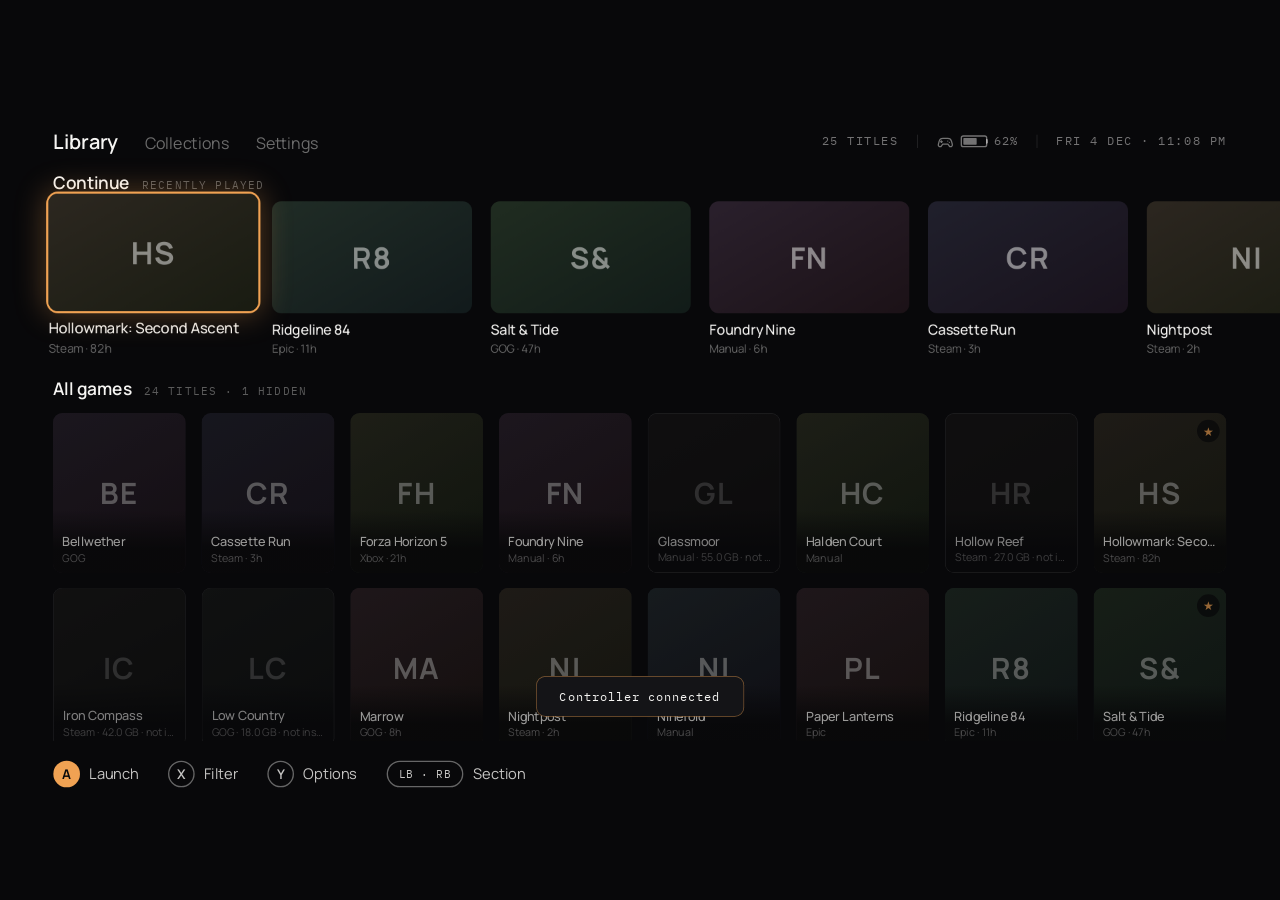
<file: CouchLauncher/ui/index.html>
<!DOCTYPE html>
<html>
<head>
<meta charset="utf-8">
<meta name="viewport" content="width=device-width, initial-scale=1">
<title>Couch Launcher</title>
<link rel="preconnect" href="https://fonts.googleapis.com">
<link rel="preconnect" href="https://fonts.gstatic.com" crossorigin>
<link href="https://fonts.googleapis.com/css2?family=Manrope:wght@300;400;500;600;700&family=IBM+Plex+Mono:wght@400;500&display=swap" rel="stylesheet">
<link rel="stylesheet" href="app.css">
</head>
<body>

<div id="backdrop">
  <div class="bd" id="bdA"></div>
  <div class="bd" id="bdB"></div>
</div>

<!-- Still of the desktop or the game, captured by the host just before an overlay menu opens.
     The window is opaque, so this is what "you can see what is behind the menu" is made of. -->
<div id="overlayShot"></div>

<div id="stage">

  <!-- ============ LIBRARY ============ -->
  <div class="screen" id="screen-library">
    <header class="topbar">
      <div class="topbar-left" data-tabbar="library"></div>
      <div class="topbar-right mono">
        <span id="scanStatus"></span>
        <span id="titleCount">0 TITLES</span>
        <span class="vsep"></span>
        <span id="padBattery" class="pad-status"></span>
        <span class="vsep"></span>
        <span class="clock">—</span>
      </div>
    </header>

    <div class="lib-body">
      <section class="lib-section playing-section" id="playingSection" style="display:none">
        <div class="section-head">
          <div class="section-title">Playing</div>
          <div class="section-label mono">RUNNING NOW</div>
        </div>
        <div class="playing-card" id="playingCard">
          <div class="playing-art" id="playingArt"></div>
          <div class="playing-info">
            <div class="playing-name" id="playingName">—</div>
            <div class="playing-meta mono" id="playingMeta"></div>
            <div class="playing-hint"><span class="btn-badge btn-a">A</span><span>Resume</span><span class="btn-badge">Y</span><span>Options</span></div>
          </div>
        </div>
      </section>

      <section class="lib-section" id="continueSection">
        <div class="section-head">
          <div class="section-title">Continue</div>
          <div class="section-label mono">RECENTLY PLAYED</div>
        </div>
        <div class="continue-row" id="continueRow"></div>
      </section>

      <section class="lib-section lib-grid-section">
        <div class="section-head">
          <div class="section-title">All games</div>
          <div class="section-label mono" id="gridLabel">0 TITLES</div>
        </div>
        <div class="grid-scroll" id="gridScroll"></div>
      </section>
    </div>

    <footer class="legend">
      <div class="legend-item"><div class="btn-badge btn-a">A</div><span>Launch</span></div>
      <div class="legend-item"><div class="btn-badge">X</div><span>Filter</span></div>
      <div class="legend-item"><div class="btn-badge">Y</div><span>Options</span></div>
      <div class="legend-item"><div class="btn-pill mono">LB · RB</div><span>Section</span></div>
    </footer>
  </div>

  <!-- ============ COLLECTIONS ============ -->
  <div class="screen" id="screen-collections">
    <header class="topbar">
      <div class="topbar-left" data-tabbar="collections"></div>
      <div class="topbar-right mono">
        <span id="collCrumb"></span>
        <span class="vsep"></span>
        <span class="clock">—</span>
      </div>
    </header>

    <div class="coll-body">
      <div class="coll-list" id="collList"></div>
      <div class="coll-grid-wrap" id="collGridWrap">
        <div class="section-head">
          <div class="section-title" id="collGridTitle">Collection</div>
          <div class="section-label mono" id="collGridLabel"></div>
        </div>
        <div class="grid-scroll" id="collGridScroll"></div>
      </div>
    </div>

    <footer class="legend" id="legend-collections"></footer>
  </div>

  <!-- ============ DETAIL ============ -->
  <div class="screen" id="screen-detail">
    <div class="detail-art" id="detailArt"></div>
    <div class="detail-shade-x"></div>
    <div class="detail-shade-y"></div>

    <div class="detail-content">
      <div class="crumb mono"><span>LIBRARY</span><span>/</span><span class="crumb-here" id="detailCrumb">STEAM</span></div>

      <div class="detail-main">
        <div class="detail-titleblock">
          <h1><span id="detailFav" class="fav-star" style="display:none">★</span><span id="detailTitle">—</span></h1>
          <p id="detailDesc">—</p>
        </div>

        <div class="detail-stats">
          <div class="stat"><div class="stat-label mono">PLAYTIME</div><div class="stat-value" id="statPlaytime">—</div></div>
          <div class="stat"><div class="stat-label mono">LAST PLAYED</div><div class="stat-value" id="statLastPlayed">—</div></div>
          <div class="stat"><div class="stat-label mono">SESSIONS</div><div class="stat-value" id="statSessions">—</div></div>
          <div class="stat"><div class="stat-label mono">INSTALLED</div><div class="stat-value" id="statSize">—</div></div>
        </div>

        <div class="detail-actions" id="detailActions">
          <div class="pill-btn pill-primary" data-act="play">
            <div class="pill-a-badge">A</div>
            <span id="playLabel">Play</span>
          </div>
          <div class="pill-btn pill-secondary" data-act="collect">Add to Collection</div>
          <div class="pill-btn pill-secondary" data-act="manage">Manage</div>
        </div>
      </div>

      <footer class="legend">
        <div class="legend-item"><div class="btn-badge btn-a">A</div><span>Select</span></div>
        <div class="legend-item"><div class="btn-badge">B</div><span>Back</span></div>
        <div class="legend-item"><div class="btn-badge">X</div><span id="favLegend">Favorite</span></div>
      </footer>
    </div>
  </div>

  <!-- ============ SETTINGS ============ -->
  <div class="screen" id="screen-settings">
    <header class="topbar">
      <div class="topbar-left" data-tabbar="settings"></div>
      <div class="topbar-right mono">
        <span class="clock">—</span>
      </div>
    </header>

    <div class="settings-scroll" id="settingsScroll"></div>

    <footer class="legend">
      <div class="legend-item"><div class="btn-badge btn-a">A</div><span>Select</span></div>
      <div class="legend-item"><div class="btn-badge">B</div><span>Back</span></div>
      <div class="legend-item"><div class="dpad-badge mono">◂ ▸</div><span>Adjust</span></div>
      <div class="legend-item"><div class="btn-pill mono">LB · RB</div><span>Section</span></div>
    </footer>
  </div>

  <!-- ============ FILTER & SORT ============ -->
  <div class="overlay" id="overlay-filter">
    <div class="quick-card filter-card">
      <div class="quick-title mono" id="filterTitle">FILTER &amp; SORT</div>
      <div class="ov-scroll" id="filterList"></div>
      <div class="ov-foot" id="filterFoot"></div>
    </div>
  </div>

  <!-- ============ GAME CONTEXT MENU ============ -->
  <div class="overlay" id="overlay-gamemenu">
    <div class="quick-card menu-card">
      <div class="quick-title mono" id="gameMenuTitle">GAME</div>
      <div class="ov-scroll" id="gameMenuList"></div>
      <div class="ov-foot" id="gameMenuFoot"></div>
    </div>
  </div>

  <!-- ============ ADD TO COLLECTION ============ -->
  <div class="overlay" id="overlay-collect">
    <div class="quick-card menu-card">
      <div class="quick-title mono">ADD TO COLLECTION</div>
      <div class="ov-scroll" id="collectList"></div>
      <div class="ov-foot" id="collectFoot"></div>
    </div>
  </div>

  <!-- ============ MANAGE ============ -->
  <div class="overlay" id="overlay-manage">
    <div class="quick-card menu-card">
      <div class="quick-title mono">MANAGE</div>
      <div class="ov-scroll" id="manageList"></div>
      <div class="ov-foot" id="manageFoot"></div>
    </div>
  </div>

  <!-- ============ CONFIRM ============ -->
  <div class="overlay" id="overlay-confirm">
    <div class="quick-card menu-card">
      <div class="quick-title mono" id="confirmTitle">ARE YOU SURE?</div>
      <div class="ov-scroll" id="confirmList"></div>
      <div class="ov-foot" id="confirmFoot"></div>
    </div>
  </div>

  <!-- ============ POWER WHEEL ============ -->
  <div class="overlay" id="overlay-radial">
    <div class="radial-wrap">
      <div class="radial-title mono">POWER WHEEL</div>
      <div class="radial" id="radialRing"></div>
      <div class="radial-center">
        <div class="radial-sel" id="radialSelName">—</div>
        <div class="radial-desc" id="radialDesc"></div>
        <div class="radial-target mono" id="radialTarget"></div>
      </div>
      <div class="ov-foot radial-foot" id="radialFoot"></div>
    </div>
  </div>

  <!-- ============ RADIAL SUBMENU ============ -->
  <div class="overlay" id="overlay-radialsub">
    <div class="quick-card menu-card">
      <div class="quick-title mono" id="radialSubTitle">MENU</div>
      <div class="ov-scroll" id="radialSubList"></div>
      <div class="ov-foot" id="radialSubFoot"></div>
    </div>
  </div>

  <!-- ============ IN-GAME MENU ============
       A console-style bar along the bottom rather than a centred card, so as much of the
       paused game as possible stays visible above it. -->
  <div class="overlay" id="overlay-ingame">
    <div class="ingame-bar">
      <div class="ingame-head">
        <div class="ingame-title" id="ingameTitle">PLAYING</div>
        <div class="ingame-desc" id="ingameDesc"></div>
      </div>
      <div class="ingame-row" id="ingameList"></div>
      <div class="ov-foot ingame-foot" id="ingameFoot"></div>
    </div>
  </div>

  <!-- ============ TEXT INPUT ============ -->
  <div class="overlay" id="overlay-input">
    <div class="quick-card">
      <div class="quick-title mono" id="inputTitle">NAME</div>
      <input id="inputField" class="text-input" type="text" autocomplete="off" spellcheck="false">
      <div class="guide-foot mono input-hint">ENTER CONFIRM · ESC CANCEL</div>
    </div>
  </div>

  <!-- ============ COUCH SETUP GUIDE ============ -->
  <div class="overlay" id="overlay-guide">
    <div class="guide-card">
      <div class="quick-title mono">COUCH SETUP GUIDE</div>
      <div class="guide-body" id="guideBody"></div>
      <div class="guide-foot"><div class="btn-badge">B</div><span>Close</span></div>
    </div>
  </div>

  <div id="toast" class="mono"></div>
</div>

<script src="app.js"></script>
<script src="radial.js"></script>
</body>
</html>
</file>
<file: CouchLauncher/ui/app.css>
/* Couch Launcher — visual language from the imported design (Couch Launcher.dc.html)
   Base #08080A · Surface #141417 · Card #101012 · Text #F6F5F3 · Accent #F0A253
   Manrope + IBM Plex Mono. Focus: 180ms cubic-bezier(0.2,0.9,0.2,1), scale 1.05,
   3px accent ring + 44px glow. Backdrop: focused art, blur 64px @ 22%, 240ms crossfade. */

* { box-sizing: border-box; user-select: none; -webkit-user-drag: none; }

html, body {
  margin: 0; padding: 0; width: 100%; height: 100%;
  background: #08080A; color: #F6F5F3; overflow: hidden;
  font-family: Manrope, "Segoe UI", system-ui, sans-serif;
  cursor: default;
}

.mono { font-family: "IBM Plex Mono", Consolas, monospace; }

@keyframes focusPulse {
  0%, 100% { box-shadow: 0 0 0 3px rgba(240,162,83,0.95), 0 0 44px 6px rgba(240,162,83,0.28); }
  50% { box-shadow: 0 0 0 3px rgba(240,162,83,0.75), 0 0 64px 12px rgba(240,162,83,0.40); }
}

/* ---- fixed 1920x1080 stage, scaled to the window ---- */
#stage {
  position: absolute; left: 50%; top: 50%;
  width: 1920px; height: 1080px;
  transform-origin: center center;
}

/* ---- backdrop (focused title art, blurred) ---- */
#backdrop { position: fixed; inset: 0; overflow: hidden; background: #08080A; }
.bd {
  position: absolute; inset: -80px;
  background-size: cover; background-position: center;
  filter: blur(64px); opacity: 0;
  transition: opacity 240ms linear;
}
.bd.visible { opacity: 0.22; }
.bd.detail-mode { filter: none; inset: 0; }
.bd.detail-mode.visible { opacity: 1; }

/* ---- screens ---- */
.screen { position: absolute; inset: 0; display: none; flex-direction: column; }
.screen.active { display: flex; }

/* ---- top bar ---- */
.topbar {
  display: flex; align-items: center; justify-content: space-between;
  padding: 56px 80px 0; flex: 0 0 auto;
}
.topbar-left { display: flex; align-items: baseline; gap: 40px; }
.tab { font-size: 24px; color: rgba(246,245,243,0.42); transition: color 180ms linear, font-size 180ms linear; }
.tab.tab-active { font-size: 30px; font-weight: 600; letter-spacing: -0.01em; color: #F6F5F3; }
.tab.focused { color: #F0A253; }
.topbar-right {
  display: flex; align-items: center; gap: 28px;
  font-size: 18px; letter-spacing: 0.1em; color: rgba(246,245,243,0.45);
}
.vsep { width: 1px; height: 20px; background: rgba(255,255,255,0.15); }
/* An empty flex item still gets a gap on each side, so the idle scan slot was opening a 56px
   hole between the battery and the title count while every other pair sat at 28px -- which is
   what made the controller readout look detached from the rest of the bar. */
#scanStatus:empty, .pad-status:empty { display: none; }
/* ---- controller + battery readout in the top bar ----
   It sits among the title count and the clock, so it has to carry the same visual weight as
   they do. Those are rgba(246,245,243,0.45); the alphas below are the ones that land the red
   and the accent at the same perceived brightness on this background, rather than the same
   number -- a saturated colour at 0.45 reads far dimmer than white at 0.45, and at full
   strength the low-battery red was shouting over everything else in the bar. */
.pad-status { display: flex; align-items: center; gap: 10px; }   /* colour inherited from .topbar-right */
/* inherit, so the pad, the bar and the number all shift together rather than the icon
   staying grey next to a coloured bar */
.pad-status .ov-icon { width: 26px; height: 26px; flex: 0 0 auto; color: inherit; }
.pad-status.off { color: rgba(246,245,243,0.32); }       /* nothing connected: quieter still */
.pad-status.low { color: rgba(233,122,108,0.78); }
.pad-status.charging { color: rgba(240,162,83,0.65); }
.batt {
  position: relative; width: 40px; height: 18px; border-radius: 4px;
  border: 2px solid currentColor; padding: 2px;
}
/* the nub on the positive end, so the shape reads as a battery and not a progress bar */
.batt::after {
  content: ""; position: absolute; left: 100%; top: 50%; transform: translateY(-50%);
  width: 3px; height: 7px; border-radius: 0 2px 2px 0; background: currentColor;
}
.batt-fill {
  display: block; height: 100%; border-radius: 1px; background: currentColor;
  transition: width 300ms linear;
}
/* No min-width: reserving room for "100%" left trailing space after a short number, widening
   the gap to the next item. The readout is the leftmost thing in a right-anchored row, so a
   changing width only nudges its own left edge -- nothing else moves. */
.batt-pct { font-size: 18px; letter-spacing: 0.06em; }
#scanStatus { color: #F0A253; }

/* ---- library body ---- */
.lib-body {
  flex: 1; min-height: 0; display: flex; flex-direction: column;
  gap: 30px; padding: 24px 80px 0; overflow: hidden;
}
.lib-section { display: flex; flex-direction: column; gap: 16px; flex: 0 0 auto; }
.lib-grid-section { flex: 1 1 auto; min-height: 0; }
.section-head { display: flex; align-items: baseline; gap: 18px; height: 30px; }
.section-title { font-size: 26px; font-weight: 600; letter-spacing: -0.01em; }
.section-label { font-size: 16px; letter-spacing: 0.14em; color: rgba(246,245,243,0.35); }

/* Continue carousel — the track is translated rather than scrolled with overflow-x, because
   any non-visible overflow on one axis forces the other to clip too, which would cut off the
   focus scale and glow. Off-track tiles simply fall outside the stage. */
.continue-row { overflow: visible; padding: 16px 12px 0; margin: -16px -12px 0; }
.continue-track {
  display: flex; gap: 28px;
  transition: transform 260ms cubic-bezier(0.2, 0.9, 0.2, 1);
  will-change: transform;
}
.cont-item {
  position: relative;
  display: flex; flex-direction: column; gap: 10px; flex: 0 0 auto;
  transform-origin: center bottom;
  transition: transform 180ms cubic-bezier(0.2,0.9,0.2,1);
}
.cont-item.focused { transform: scale(1.05); z-index: 3; }
.cont-art {
  position: relative; width: 300px; height: 168px; border-radius: 14px;
  overflow: hidden; background-color: #141417;
  background-size: cover; background-position: center;
  transition: opacity 200ms linear;
}
.zone-dim .cont-art { opacity: 0.55; }
.cont-meta {
  display: flex; flex-direction: column; gap: 3px; min-height: 50px;
  transition: opacity 180ms linear;
}
.zone-dim .cont-meta { opacity: 0.5; }
.cont-title { font-size: 21px; font-weight: 500; letter-spacing: -0.01em; white-space: nowrap; overflow: hidden; text-overflow: ellipsis; max-width: 300px; }
.cont-sub { font-size: 17px; color: rgba(246,245,243,0.42); }

/* focus ring + glow — box-shadow on the element so the glow is never clipped */
.cont-item.focused .cont-art {
  box-shadow: 0 0 0 3px #F0A253, 0 0 44px 6px rgba(240,162,83,0.30);
}

/* All-games grid */
.grid-scroll {
  /* relative so revealIn() can measure rows against it with offsetTop */
  position: relative;
  flex: 1; min-height: 0; overflow-y: auto; overflow-x: hidden;
  display: flex; flex-direction: column; gap: 22px;
  /* The padding is room for the focused row's scale and glow; the negative margin pulls the box
     back so it does not shift the layout. It used to be -18px, which ate the whole 16px section
     gap and clipped scrolled rows on a line running through the header text. */
  padding: 18px 12px 28px; margin: -8px -12px 0;
  scrollbar-width: none;
}
/* Scrolled content is clipped at the scroller's edge, which leaves the half-visible row above
   ending in a hard line just under the section header. Fade it out instead — and only while
   there is something above, so the first row's glow keeps the full padding at rest. */
.grid-scroll.scrolled {
  -webkit-mask-image: linear-gradient(180deg, transparent 0, #000 26px);
  mask-image: linear-gradient(180deg, transparent 0, #000 26px);
}
.grid-scroll::-webkit-scrollbar { display: none; }
.grid-row { display: flex; gap: 24px; flex: 0 0 auto; }
.grid-item {
  position: relative; width: 199px; height: 240px; border-radius: 14px;
  overflow: hidden; flex: 0 0 auto; background-color: #141417;
  transform-origin: center bottom;
  transition: transform 180ms cubic-bezier(0.2,0.9,0.2,1), opacity 200ms linear;
}
.grid-item.focused {
  transform: scale(1.05); z-index: 3;
  box-shadow: 0 0 0 3px #F0A253, 0 0 44px 6px rgba(240,162,83,0.30);
}
.zone-dim .grid-item { opacity: 0.62; }
.zone-dim .grid-item.uninstalled { opacity: 0.5; }
.grid-art { position: absolute; inset: 0; background-size: cover; background-position: center; }
.grid-item.uninstalled .grid-art { filter: grayscale(0.7) brightness(0.62); }
.grid-item.uninstalled { border: 1px solid rgba(246,245,243,0.16); }
.grid-label {
  position: absolute; left: 0; right: 0; bottom: 0;
  padding: 34px 14px 12px;
  background: linear-gradient(180deg, rgba(8,8,10,0) 0%, rgba(8,8,10,0.9) 62%);
}
.grid-title { font-size: 19px; font-weight: 500; letter-spacing: -0.01em; white-space: nowrap; overflow: hidden; text-overflow: ellipsis; }
.grid-meta { font-size: 16px; color: rgba(246,245,243,0.45); white-space: nowrap; overflow: hidden; text-overflow: ellipsis; }

/* cover placeholder (no art available) */
.ph { display: flex; align-items: center; justify-content: center; }
.ph span {
  font-size: 44px; font-weight: 700; letter-spacing: 0.04em;
  color: rgba(246,245,243,0.5);
}
.cont-art .ph span { font-size: 36px; }

/* ---- legend ---- */
.legend {
  display: flex; align-items: center; gap: 44px;
  padding: 30px 80px 34px; flex: 0 0 auto;
}
.legend-item { display: flex; align-items: center; gap: 14px; }
.legend-item > span { font-size: 22px; color: rgba(246,245,243,0.8); }
.btn-badge {
  width: 40px; height: 40px; border-radius: 50%;
  border: 2px solid rgba(246,245,243,0.4);
  display: flex; align-items: center; justify-content: center;
  font-size: 20px; font-weight: 600; color: rgba(246,245,243,0.8);
}
.btn-badge.btn-a { background: #F0A253; border: none; color: #0B0B0C; font-weight: 700; }
.btn-pill, .dpad-badge {
  height: 40px; padding: 0 16px; border-radius: 20px;
  border: 2px solid rgba(246,245,243,0.4);
  display: flex; align-items: center;
  font-size: 16px; letter-spacing: 0.08em; color: rgba(246,245,243,0.8);
}

/* ---- detail screen ---- */
#screen-detail { background: #08080A; }
.detail-art {
  position: absolute; inset: 0;
  background-size: cover; background-position: center; background-color: #141417;
}
.detail-shade-x { position: absolute; inset: 0; background: linear-gradient(90deg, #08080A 26%, rgba(8,8,10,0.72) 58%, rgba(8,8,10,0.25) 100%); }
.detail-shade-y { position: absolute; inset: 0; background: linear-gradient(0deg, rgba(8,8,10,0.85) 0%, rgba(8,8,10,0) 40%); }
.detail-content {
  position: absolute; inset: 0; display: flex; flex-direction: column;
  justify-content: space-between; padding: 72px 80px 34px;
}
.detail-content .legend { padding: 30px 0 0; }
.crumb { display: flex; align-items: center; gap: 16px; font-size: 18px; letter-spacing: 0.14em; color: rgba(246,245,243,0.45); }
.crumb-here { color: rgba(246,245,243,0.8); }
.detail-main { display: flex; flex-direction: column; gap: 44px; align-items: flex-start; }
.detail-titleblock { display: flex; flex-direction: column; gap: 22px; max-width: 920px; }
.detail-titleblock h1 {
  margin: 0; font-size: 88px; font-weight: 600;
  letter-spacing: -0.035em; line-height: 1.02;
}
.detail-titleblock p {
  margin: 0; font-size: 26px; line-height: 1.6;
  color: rgba(246,245,243,0.62); text-wrap: pretty; max-width: 760px;
}
.detail-stats { display: flex; gap: 64px; }
.stat { display: flex; flex-direction: column; gap: 8px; }
.stat-label { font-size: 16px; letter-spacing: 0.14em; color: rgba(246,245,243,0.4); }
.stat-value { font-size: 34px; font-weight: 500; }

.detail-actions { display: flex; align-items: center; gap: 24px; }
.pill-btn {
  display: flex; align-items: center; height: 92px; border-radius: 46px;
  flex: 0 0 auto; white-space: nowrap;
  transition: box-shadow 180ms linear, border-color 180ms linear;
}
.pill-primary {
  gap: 18px; padding: 0 52px; background: #F0A253; color: #0B0B0C;
}
.pill-primary span { font-size: 32px; font-weight: 600; letter-spacing: -0.01em; }
.pill-primary.focused { animation: focusPulse 2.4s ease-in-out infinite; }
.pill-a-badge {
  width: 38px; height: 38px; border-radius: 50%;
  background: rgba(11,11,12,0.85); color: #F0A253;
  display: flex; align-items: center; justify-content: center;
  font-size: 19px; font-weight: 700; flex: 0 0 auto;
}
.pill-secondary {
  padding: 0 40px; border: 2px solid rgba(246,245,243,0.22);
  font-size: 28px; font-weight: 500; color: rgba(246,245,243,0.85);
}
.pill-secondary.focused {
  border-color: #F0A253;
  box-shadow: 0 0 0 1px #F0A253, 0 0 44px 6px rgba(240,162,83,0.30);
}

/* ---- settings ---- */
.settings-scroll {
  position: relative;   /* see .grid-scroll */
  flex: 1; min-height: 0; overflow-y: auto;
  display: flex; flex-direction: column; gap: 18px;
  padding: 30px 80px 30px; scrollbar-width: none;
}
.settings-scroll::-webkit-scrollbar { display: none; }
.set-section {
  font-family: "IBM Plex Mono", monospace; font-size: 16px;
  letter-spacing: 0.16em; color: rgba(246,245,243,0.42);
  padding: 26px 0 2px;
}
.set-row {
  position: relative;
  display: flex; align-items: center; justify-content: space-between; gap: 40px;
  min-height: 84px; padding: 0 36px; border-radius: 14px;
  background: #101012; border: 1px solid rgba(255,255,255,0.07);
  flex: 0 0 auto;
  transition: transform 180ms cubic-bezier(0.2,0.9,0.2,1);
}
.set-row.focused {
  transform: scale(1.012); background: #141417;
  box-shadow: 0 0 0 3px #F0A253, 0 0 44px 6px rgba(240,162,83,0.30);
}
.set-name { font-size: 24px; font-weight: 500; }
.set-hint { font-size: 17px; color: rgba(246,245,243,0.42); margin-top: 3px; }
.set-left { display: flex; flex-direction: column; padding: 18px 0; min-width: 0; }
.set-value { display: flex; align-items: center; gap: 22px; font-size: 24px; color: rgba(246,245,243,0.85); flex: 0 0 auto; }
.set-value .arrow { color: rgba(246,245,243,0.35); font-size: 20px; }
.set-row.focused .set-value .arrow { color: #F0A253; }
.set-toggle-on { color: #F0A253; font-weight: 600; }
.set-toggle-off { color: rgba(246,245,243,0.45); }
.slider { display: flex; align-items: center; gap: 20px; }
.slider-track { position: relative; width: 340px; height: 6px; border-radius: 3px; background: rgba(255,255,255,0.14); }
.slider-fill { position: absolute; left: 0; top: 0; bottom: 0; border-radius: 3px; background: #F0A253; }
.slider-val { font-family: "IBM Plex Mono", monospace; font-size: 18px; width: 84px; text-align: right; color: rgba(246,245,243,0.75); }
.set-action-label { font-size: 24px; font-weight: 500; color: #F0A253; }

/* ---- overlays ---- */
/* z-index sits above focused tiles (which lift to 3 so their glow isn't clipped) */
.overlay {
  position: absolute; inset: 0; display: none;
  align-items: center; justify-content: center;
  background: rgba(8,8,10,0.82);
  z-index: 100;
}
.overlay.active { display: flex; }
.quick-card {
  width: 560px; background: #101012;
  border: 1px solid rgba(255,255,255,0.09); border-radius: 20px;
  padding: 40px 40px 28px; display: flex; flex-direction: column; gap: 26px;
}
.quick-title { font-size: 15px; letter-spacing: 0.16em; color: rgba(246,245,243,0.42); }
.quick-item {
  position: relative; display: flex; align-items: center; justify-content: space-between;
  height: 76px; padding: 0 26px; border-radius: 14px;
  font-size: 25px; font-weight: 500; color: rgba(246,245,243,0.85);
  transition: transform 180ms cubic-bezier(0.2,0.9,0.2,1);
}
.quick-item.focused { background: #141417; transform: scale(1.02); }
.quick-item .quick-sub { font-size: 17px; color: rgba(246,245,243,0.4); font-weight: 400; }
.quick-item.danger { color: #E97A6C; }
#quickList, #manageList { display: flex; flex-direction: column; gap: 10px; }

.guide-card {
  /* Tall enough that the four steps fit without scrolling. It still scrolls if the text grows. */
  width: 1080px; max-height: 940px; background: #101012;
  border: 1px solid rgba(255,255,255,0.09); border-radius: 20px;
  padding: 48px 48px 32px; display: flex; flex-direction: column; gap: 28px;
}
.guide-body { overflow-y: auto; display: flex; flex-direction: column; gap: 26px; scrollbar-width: none; }
.guide-body::-webkit-scrollbar { display: none; }
.guide-step { display: flex; gap: 24px; }
.guide-num {
  font-family: "IBM Plex Mono", monospace; font-size: 17px; color: #F0A253;
  flex: 0 0 44px; padding-top: 4px;
}
.guide-step-body { display: flex; flex-direction: column; gap: 8px; }
.guide-step-title { font-size: 24px; font-weight: 600; }
.guide-step-text { font-size: 20px; line-height: 1.55; color: rgba(246,245,243,0.62); }
.guide-step-text b { color: rgba(246,245,243,0.9); font-weight: 600; }
.guide-foot { display: flex; align-items: center; gap: 14px; font-size: 20px; color: rgba(246,245,243,0.7); }

/* ---- toast ---- */
#toast {
  position: absolute; left: 50%; bottom: 140px; transform: translateX(-50%) translateY(20px);
  z-index: 200;
  padding: 18px 34px; border-radius: 14px;
  background: #141417; border: 1px solid rgba(240,162,83,0.5);
  font-size: 18px; letter-spacing: 0.06em; color: #F6F5F3;
  opacity: 0; pointer-events: none;
  transition: opacity 240ms linear, transform 240ms cubic-bezier(0.2,0.9,0.2,1);
}
#toast.show { opacity: 1; transform: translateX(-50%) translateY(0); }

/* ---- collections ---- */
.coll-body {
  flex: 1; min-height: 0; display: flex; flex-direction: column;
  padding: 30px 80px 0; overflow: hidden;
}
.coll-list {
  position: relative;   /* see .grid-scroll */
  flex: 1; min-height: 0; overflow-y: auto;
  display: flex; flex-direction: column; gap: 18px;
  padding: 12px 12px 30px; margin: -12px -12px 0;
  scrollbar-width: none;
}
.coll-list::-webkit-scrollbar { display: none; }
.coll-card {
  position: relative;
  display: flex; align-items: center; justify-content: space-between;
  min-height: 132px; padding: 0 40px; border-radius: 20px;
  background: #101012; border: 1px solid rgba(255,255,255,0.07);
  flex: 0 0 auto;
  transition: transform 180ms cubic-bezier(0.2,0.9,0.2,1), background 180ms linear;
}
.coll-card.focused {
  transform: scale(1.012); background: #141417; z-index: 2;
  box-shadow: 0 0 0 3px #F0A253, 0 0 44px 6px rgba(240,162,83,0.30);
}
.coll-info { display: flex; flex-direction: column; gap: 6px; }
.coll-name { font-size: 28px; font-weight: 600; letter-spacing: -0.01em; }
.coll-name .fav-star { margin-right: 12px; }
.coll-meta { font-size: 17px; color: rgba(246,245,243,0.42); font-family: "IBM Plex Mono", monospace; letter-spacing: 0.1em; }
.coll-thumbs { display: flex; gap: 10px; }
.coll-thumb {
  width: 58px; height: 74px; border-radius: 8px; overflow: hidden;
  background-color: #1A1A1E; background-size: cover; background-position: center;
  display: flex; align-items: center; justify-content: center;
}
.coll-thumb span { font-size: 16px; font-weight: 700; color: rgba(246,245,243,0.4); }
.coll-grid-wrap { flex: 1; min-height: 0; display: none; flex-direction: column; gap: 16px; }
.coll-grid-wrap.active { display: flex; }
.coll-list.hidden { display: none; }

/* ---- favorite star ---- */
.fav-star { color: #F0A253; }
.tile-fav {
  position: absolute; top: 10px; right: 10px;
  width: 34px; height: 34px; border-radius: 50%;
  background: rgba(8,8,10,0.72);
  display: flex; align-items: center; justify-content: center;
  font-size: 18px; color: #F0A253;
}
.detail-titleblock h1 .fav-star { font-size: 60px; vertical-align: middle; margin-right: 18px; }

/* ---- filter & sort overlay ---- */
.filter-card { width: 760px; }
.ov-row {
  position: relative; display: flex; align-items: center; justify-content: space-between;
  min-height: 74px; padding: 0 26px; border-radius: 14px;
  font-size: 24px; font-weight: 500; color: rgba(246,245,243,0.85);
  transition: transform 180ms cubic-bezier(0.2,0.9,0.2,1), background 180ms linear;
}
.ov-row.focused {
  background: #141417; transform: scale(1.015); z-index: 2;
  box-shadow: 0 0 0 3px #F0A253, 0 0 44px 6px rgba(240,162,83,0.30);
}
.ov-row .ov-value { display: flex; align-items: center; gap: 18px; font-size: 22px; color: rgba(246,245,243,0.8); }
.ov-row .arrow { color: rgba(246,245,243,0.35); font-size: 19px; }
.ov-row.focused .arrow { color: #F0A253; }
.ov-row .ov-action { color: #F0A253; font-weight: 600; }
#filterList, #collectList, #confirmList { display: flex; flex-direction: column; gap: 10px; }
.ov-check { color: #F0A253; font-size: 24px; width: 32px; text-align: center; }
.ov-check.off { color: rgba(246,245,243,0.25); }

/* ---- text input overlay ---- */
.text-input {
  height: 84px; border-radius: 14px; padding: 0 28px;
  background: #08080A; border: 2px solid rgba(246,245,243,0.22);
  color: #F6F5F3; font-size: 28px; font-family: Manrope, system-ui, sans-serif;
  outline: none;
}
.text-input:focus { border-color: #F0A253; box-shadow: 0 0 0 1px #F0A253, 0 0 44px 6px rgba(240,162,83,0.2); }
.input-hint { font-size: 15px; letter-spacing: 0.1em; color: rgba(246,245,243,0.4); }

/* ---- pad mode: the pointer gets out of the way while the D-pad drives ---- */
body.pad-mode, body.pad-mode * { cursor: none !important; }

/* ---- dropdown menus (filter / sort / game context) ---- */
.ov-cat {
  font-family: "IBM Plex Mono", monospace; font-size: 14px;
  letter-spacing: 0.18em; color: rgba(246,245,243,0.38);
  padding: 22px 26px 6px;
}
.ov-cat:first-child { padding-top: 4px; }
.ov-scroll {
  position: relative;   /* see .grid-scroll */
  display: flex; flex-direction: column; gap: 6px;
  max-height: 620px; overflow-y: auto;
  padding: 10px 10px; margin: -10px -10px;
  scrollbar-width: none;
}
.ov-scroll::-webkit-scrollbar { display: none; }
.ov-foot {
  display: flex; align-items: center; gap: 32px;
  margin-top: 10px; padding-top: 26px;
  border-top: 1px solid rgba(255,255,255,0.07);
}
.ov-foot .legend-item > span { font-size: 19px; }
.ov-foot .btn-badge { width: 34px; height: 34px; font-size: 17px; }
.ov-sub { font-size: 17px; color: rgba(246,245,243,0.4); font-weight: 400; }
.ov-row.danger { color: #E97A6C; }

/* Menu icons: muted by default, accent on focus — the ring stays the primary focus signal */
.ov-label { display: flex; align-items: center; gap: 18px; min-width: 0; }
.ov-label > span { overflow: hidden; text-overflow: ellipsis; }
.ov-icon {
  flex: 0 0 auto; width: 25px; height: 25px;
  color: rgba(246,245,243,0.45);
  transition: color 180ms linear;
}
.ov-row.focused .ov-icon { color: #F0A253; }
.ov-row.danger .ov-icon { color: #E97A6C; }
.ov-summary { font-size: 20px; color: rgba(246,245,243,0.5); }
.menu-card { width: 640px; }

/* ---- "add game" tile in the library grid ---- */
.grid-item.add-tile {
  background: transparent;
  border: 2px dashed rgba(246,245,243,0.22);
  display: flex; flex-direction: column; align-items: center; justify-content: center; gap: 14px;
}
.grid-item.add-tile .add-plus {
  font-size: 58px; font-weight: 300; line-height: 1;
  color: rgba(246,245,243,0.5);
}
.grid-item.add-tile .add-label {
  font-size: 19px; font-weight: 500; color: rgba(246,245,243,0.6);
}
.grid-item.add-tile.focused { border-color: #F0A253; }
.grid-item.add-tile.focused .add-plus,
.grid-item.add-tile.focused .add-label { color: #F0A253; }

/* ---- empty state ---- */
.empty-note {
  font-size: 24px; color: rgba(246,245,243,0.5); line-height: 1.6;
  padding: 30px 0;
}
.empty-note b { color: #F0A253; font-weight: 600; }

/* ---- Playing section (shown while a game is running) ---- */
.playing-card {
  position: relative; display: flex; align-items: center; gap: 34px;
  height: 210px; padding: 0 34px 0 0; border-radius: 18px; overflow: hidden;
  background: #101012; border: 1px solid rgba(255,255,255,0.07);
  transform-origin: center left;
  transition: transform 180ms cubic-bezier(0.2,0.9,0.2,1);
}
.playing-card.focused {
  transform: scale(1.01);
  box-shadow: 0 0 0 3px #F0A253, 0 0 44px 6px rgba(240,162,83,0.30);
}
.playing-art {
  width: 374px; height: 100%; flex: 0 0 auto;
  background-color: #141417; background-size: cover; background-position: center;
}
.playing-info { display: flex; flex-direction: column; gap: 10px; min-width: 0; }
.playing-name { font-size: 40px; font-weight: 600; letter-spacing: -0.02em; }
.playing-meta { font-size: 17px; letter-spacing: 0.14em; color: #F0A253; }
.playing-hint { display: flex; align-items: center; gap: 12px; padding-top: 6px; }
.playing-hint > span:not(.btn-badge) { font-size: 20px; color: rgba(246,245,243,0.7); margin-right: 14px; }
.playing-hint .btn-badge { width: 34px; height: 34px; font-size: 17px; }
/* ---- Power Wheel (the radial) ---- */
.radial-wrap {
  position: relative; width: 880px; height: 880px;
  display: flex; align-items: center; justify-content: center;
}
.radial-title {
  position: absolute; top: 0; left: 50%; transform: translateX(-50%);
  font-size: 15px; letter-spacing: 0.18em; color: rgba(246,245,243,0.42);
}
.radial { position: absolute; inset: 0; }
.radial-item {
  position: absolute; width: 196px; height: 112px; margin: -56px 0 0 -98px;
  border-radius: 16px; background: #101012;
  border: 1px solid rgba(255,255,255,0.07);
  display: flex; flex-direction: column; align-items: center; justify-content: center; gap: 8px;
  transition: transform 180ms cubic-bezier(0.2,0.9,0.2,1), background 180ms linear;
}
/* Known cosmetic artifact: against the near-black menu WebView2 rasterizes this glow with a
   faint 1px rim at the blur's outer bound. It tracks the blur radius and survives removing the
   scale, so it is the shadow's own raster edge, not the compositing layer -- both were tried.
   The same glow on the grid tiles is invisible because it sits over lit artwork. Left at the
   design's values rather than distorting the focus treatment to chase it. */
.radial-item.focused {
  background: #141417; transform: scale(1.06);
  box-shadow: 0 0 0 3px #F0A253, 0 0 44px 6px rgba(240,162,83,0.30);
}

.radial-item .ov-icon { width: 34px; height: 34px; }
.radial-item.focused .ov-icon { color: #F0A253; }
.radial-item span { font-size: 19px; font-weight: 500; color: rgba(246,245,243,0.82); }
.radial-item.danger .ov-icon, .radial-item.danger span { color: #E97A6C; }

.radial-center {
  position: relative; width: 366px; text-align: center;
  display: flex; flex-direction: column; gap: 10px; pointer-events: none;
}
.radial-sel { font-size: 30px; font-weight: 600; letter-spacing: -0.01em; }
/* Fixed height so the ring never shifts as the description changes length spoke to spoke. */
.radial-desc {
  font-size: 18px; line-height: 1.35; color: rgba(246,245,243,0.62);
  height: 56px; display: flex; align-items: center; justify-content: center;
}
.radial-target {
  font-size: 16px; letter-spacing: 0.1em; color: rgba(246,245,243,0.42);
  height: 20px; white-space: nowrap; overflow: hidden; text-overflow: ellipsis;
}
.radial-foot {
  position: absolute; bottom: 0; left: 50%; transform: translateX(-50%);
  border-top: none; padding-top: 0; margin-top: 0; white-space: nowrap;
}

/* the radial needs more contrast than a list menu, since it floats over the whole screen */
#overlay-radial { background: rgba(8,8,10,0.90); }

/* ---- in-game menu: a console-style bar along the bottom ---- */
#overlay-ingame { align-items: flex-end; justify-content: flex-start; }
.ingame-bar {
  width: 100%; padding: 0 80px 46px;
  display: flex; flex-direction: column; gap: 22px;
  /* Lift the bar off the paused frame without a hard edge, so the game is still readable
     above it but the labels never sit on a bright patch of artwork. */
  background: linear-gradient(0deg, rgba(8,8,10,0.97) 42%, rgba(8,8,10,0.72) 74%, rgba(8,8,10,0) 100%);
  padding-top: 150px;
}
.ingame-head { display: flex; flex-direction: column; gap: 7px; min-height: 62px; }
.ingame-title {
  font-family: "IBM Plex Mono", Consolas, monospace;
  font-size: 16px; letter-spacing: 0.18em; color: rgba(246,245,243,0.5);
}
.ingame-desc { font-size: 21px; color: rgba(246,245,243,0.72); }
.ingame-row { display: flex; gap: 22px; }
.ingame-tile {
  width: 176px; height: 128px; border-radius: 16px;
  background: #101012; border: 1px solid rgba(255,255,255,0.08);
  display: flex; flex-direction: column; align-items: center; justify-content: center; gap: 12px;
  transform-origin: center bottom;
  transition: transform 180ms cubic-bezier(0.2,0.9,0.2,1), background 180ms linear;
}
.ingame-tile.focused {
  background: #141417; transform: scale(1.06);
  box-shadow: 0 0 0 3px #F0A253, 0 0 44px 6px rgba(240,162,83,0.30);
}
.ingame-tile .ov-icon { width: 34px; height: 34px; }
.ingame-tile.focused .ov-icon { color: #F0A253; }
.ingame-tile span { font-size: 20px; font-weight: 500; color: rgba(246,245,243,0.85); }
.ingame-tile.danger .ov-icon, .ingame-tile.danger span { color: #E97A6C; }
.ingame-foot { border-top: none; padding-top: 4px; margin-top: 0; }

/* ---- overlay mode: the launcher floats over whatever is behind it ----
   The WPF window is AllowsTransparency, so a transparent body lets the desktop or game show
   through; only the menu and its dim wash are painted. */
/* The window itself is opaque -- see the note in MainWindow: a transparent (layered) WPF window
   costs the WebView2 every mouse and wheel message. To still show what is behind a menu, the
   host captures the screen just before opening it and the UI paints that still here, under a
   dim wash. Frozen rather than live, which is what a console overlay does anyway. */
#overlayShot {
  position: fixed; inset: 0; display: none;
  background-size: cover; background-position: center;
  /* A touch of blur and desaturation: enough that menu text never fights the artwork behind
     it, not so much that you stop recognising what you were looking at. */
  filter: blur(3px) saturate(0.85);
  transform: scale(1.03);   /* hides the soft edges the blur leaves at the border */
}
body.overlay-mode #overlayShot.has-shot { display: block; }

html.overlay-mode, body.overlay-mode { background: #08080A; cursor: none; }
body.overlay-mode #backdrop { display: none; }
body.overlay-mode .screen { display: none !important; }
body.overlay-mode * { cursor: none !important; }

/* Dim, not black. With a still behind them these can be see-through again -- the menu cards
   are opaque, so the contrast complaint that pushed this to 0.93 does not apply. */
body.overlay-mode #overlay-radial { background: rgba(8,8,10,0.74); }
body.overlay-mode #overlay-radialsub { background: rgba(8,8,10,0.74); }
/* Lighter still: the in-game bar has its own gradient and lives at the bottom, so the paused
   game stays readable above it. */
body.overlay-mode #overlay-ingame { background: rgba(8,8,10,0.34); }

/* Inline warning inside a settings row, so the row grows instead of spawning a second one */
.set-warn {
  margin-top: 12px; padding: 14px 18px;
  border-left: 3px solid #E97A6C; border-radius: 6px;
  background: rgba(233,122,108,0.08);
  font-size: 17px; line-height: 1.55; color: rgba(246,245,243,0.72);
  max-width: 1180px; white-space: normal;
}
</file>
